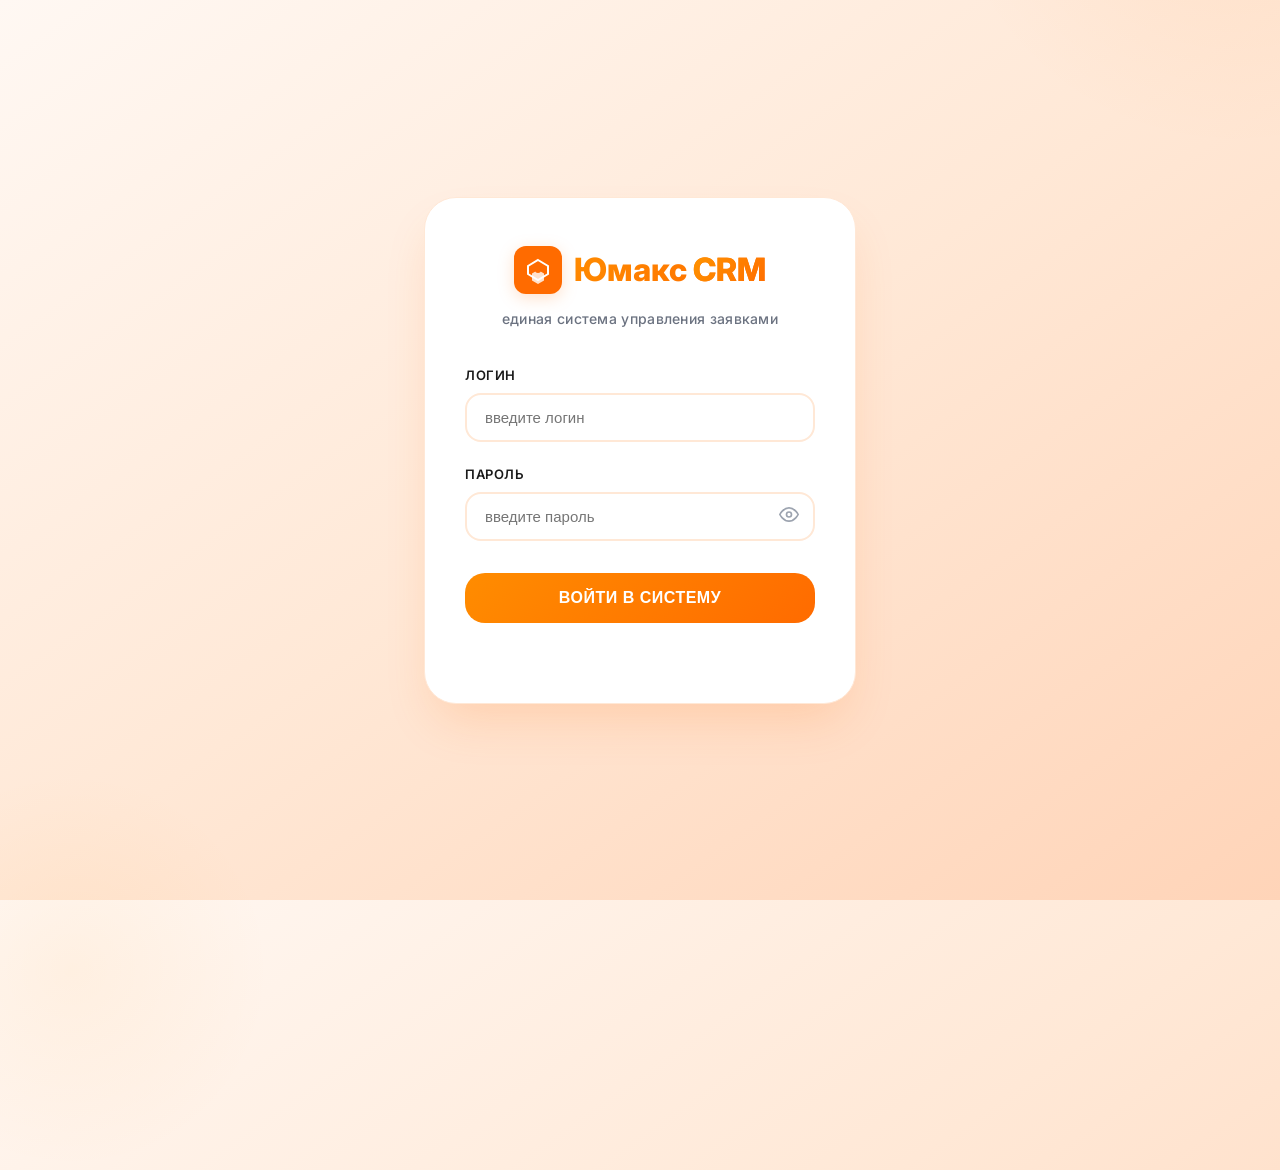
<file: frontend/index.html>
<!DOCTYPE html>
<html lang="ru">
<head>
    <meta charset="UTF-8">
    <meta http-equiv="refresh" content="0;url=login.html">
    <title>Юмакс CRM</title>
</head>
<body>
    <p>Перенаправление на <a href="login.html">страницу входа</a>...</p>
</body>
</html>
</file>
<file: frontend/css/style.css>
:root {
    --color-primary: #FF6B00;
    --color-primary-dark: #E65100;
    --color-primary-light: #FF8C33;
    --color-accent: #FF9500;
    --color-bg: #FAFAFA;
    --color-bg-warm: #FFF8F3;
    --color-surface: #FFFFFF;
    --color-border: #FFE8D6;
    --color-border-light: #FFF0E6;
    --color-text: #1A1A1A;
    --color-text-muted: #6B7280;
    --color-text-light: #9CA3AF;
    --gradient-primary: linear-gradient(135deg, #FF8C00 0%, #FF6B00 100%);
    --gradient-warm: linear-gradient(145deg, #FFF8F3 0%, #FFE8D6 50%, #FFD4B8 100%);
    --shadow-sm: 0 2px 8px rgba(255, 107, 0, 0.06);
    --shadow-md: 0 8px 24px rgba(255, 107, 0, 0.12);
    --shadow-lg: 0 25px 50px -12px rgba(255, 107, 0, 0.18);
    --radius-sm: 12px;
    --radius-md: 16px;
    --radius-lg: 24px;
    --radius-xl: 32px;
}

* {
    margin: 0;
    padding: 0;
    box-sizing: border-box;
}

body {
    font-family: 'Inter', -apple-system, BlinkMacSystemFont, 'Segoe UI', sans-serif;
    background: var(--color-bg-warm);
    color: var(--color-text);
}

/* страница авторизации */
.login-body {
    min-height: 100vh;
    display: flex;
    align-items: center;
    justify-content: center;
    background: var(--gradient-warm);
    position: relative;
    overflow: hidden;
}

.login-body::before {
    content: '';
    position: absolute;
    top: -50%;
    right: -20%;
    width: 600px;
    height: 600px;
    background: radial-gradient(circle, rgba(255, 107, 0, 0.08) 0%, transparent 70%);
    border-radius: 50%;
}

.login-body::after {
    content: '';
    position: absolute;
    bottom: -30%;
    left: -10%;
    width: 400px;
    height: 400px;
    background: radial-gradient(circle, rgba(255, 140, 0, 0.06) 0%, transparent 70%);
    border-radius: 50%;
}

.login-container {
    width: 100%;
    max-width: 480px;
    padding: 24px;
    position: relative;
    z-index: 1;
}

.login-card {
    background: var(--color-surface);
    border-radius: var(--radius-xl);
    padding: 48px 40px;
    box-shadow: var(--shadow-lg);
    border: 1px solid var(--color-border);
}

.login-header {
    text-align: center;
    margin-bottom: 40px;
}

.logo {
    display: flex;
    align-items: center;
    justify-content: center;
    gap: 12px;
    margin-bottom: 16px;
}

.logo svg {
    filter: drop-shadow(0 4px 8px rgba(255, 107, 0, 0.2));
}

.logo span {
    font-size: 32px;
    font-weight: 800;
    background: var(--gradient-primary);
    -webkit-background-clip: text;
    -webkit-text-fill-color: transparent;
    background-clip: text;
}

.logo .accent {
    background: linear-gradient(135deg, #FF9500 0%, #FF6B00 100%);
    -webkit-background-clip: text;
    -webkit-text-fill-color: transparent;
}

.subtitle {
    color: var(--color-text-muted);
    font-size: 14px;
    font-weight: 500;
    letter-spacing: 0.3px;
}

.login-form {
    display: flex;
    flex-direction: column;
    gap: 24px;
}

.input-group {
    display: flex;
    flex-direction: column;
    gap: 10px;
}

.input-group label {
    font-size: 13px;
    font-weight: 600;
    color: var(--color-text);
    text-transform: uppercase;
    letter-spacing: 0.5px;
}

.input-group input {
    padding: 14px 18px;
    border: 2px solid var(--color-border);
    border-radius: var(--radius-md);
    font-size: 15px;
    font-weight: 500;
    transition: all 0.2s;
    background: var(--color-surface);
}

.input-group input:focus {
    outline: none;
    border-color: var(--color-primary);
    box-shadow: 0 0 0 4px rgba(255, 107, 0, 0.1);
}

.password-wrapper {
    position: relative;
}

.password-wrapper input {
    width: 100%;
    padding-right: 52px;
}

.toggle-password {
    position: absolute;
    right: 16px;
    top: 50%;
    transform: translateY(-50%);
    background: none;
    border: none;
    cursor: pointer;
    color: var(--color-text-light);
    transition: color 0.2s;
}

.toggle-password:hover {
    color: var(--color-primary);
}

.btn-login {
    background: var(--gradient-primary);
    color: white;
    border: none;
    padding: 16px;
    border-radius: 20px;
    font-size: 16px;
    font-weight: 700;
    cursor: pointer;
    transition: all 0.2s;
    margin-top: 8px;
    text-transform: uppercase;
    letter-spacing: 0.5px;
}

.btn-login:hover {
    transform: translateY(-2px);
    box-shadow: 0 10px 25px -5px rgba(255, 107, 0, 0.4);
}

.error-message {
    color: #DC2626;
    font-size: 13px;
    font-weight: 500;
    text-align: center;
    margin-top: 8px;
}

/* шапка приложения */
.app-header {
    background: var(--color-surface);
    padding: 16px 32px;
    display: flex;
    align-items: center;
    justify-content: space-between;
    border-bottom: 1px solid var(--color-border-light);
    position: sticky;
    top: 0;
    z-index: 100;
    box-shadow: var(--shadow-sm);
}

.app-logo {
    display: flex;
    align-items: center;
    gap: 12px;
}

.app-logo svg {
    width: 40px;
    height: 40px;
}

.app-logo h1 {
    font-size: 22px;
    font-weight: 800;
    background: var(--gradient-primary);
    -webkit-background-clip: text;
    -webkit-text-fill-color: transparent;
}

.app-logo span {
    font-size: 14px;
    color: var(--color-text-muted);
    font-weight: 500;
}

.user-info {
    display: flex;
    align-items: center;
    gap: 16px;
    background: var(--color-bg-warm);
    padding: 8px 20px;
    border-radius: 40px;
    border: 1px solid var(--color-border-light);
}

.user-name {
    font-weight: 700;
    font-size: 14px;
    color: var(--color-text);
}

.user-role {
    font-size: 11px;
    font-weight: 600;
    background: rgba(255, 107, 0, 0.12);
    padding: 4px 12px;
    border-radius: 20px;
    color: var(--color-primary-dark);
    text-transform: uppercase;
    letter-spacing: 0.5px;
}

.logout-btn {
    background: none;
    border: none;
    cursor: pointer;
    padding: 8px;
    border-radius: var(--radius-sm);
    transition: all 0.2s;
    color: var(--color-text-light);
}

.logout-btn:hover {
    background: var(--color-border-light);
    color: var(--color-primary-dark);
}

/* навигация */
.app-nav {
    background: var(--color-surface);
    padding: 0 32px;
    display: flex;
    gap: 8px;
    border-bottom: 1px solid var(--color-border-light);
}

.nav-link {
    padding: 16px 24px;
    text-decoration: none;
    color: var(--color-text-muted);
    font-weight: 600;
    font-size: 14px;
    border-bottom: 3px solid transparent;
    transition: all 0.2s;
}

.nav-link:hover {
    color: var(--color-primary);
}

.nav-link.active {
    color: var(--color-primary);
    border-bottom-color: var(--color-primary);
}

/* основной контент */
.main-content {
    padding: 32px;
    max-width: 1600px;
    margin: 0 auto;
}

.welcome-card {
    background: var(--gradient-primary);
    border-radius: var(--radius-lg);
    padding: 32px 40px;
    margin-bottom: 32px;
    color: white;
    display: flex;
    justify-content: space-between;
    align-items: center;
    box-shadow: var(--shadow-md);
}

.welcome-card h2 {
    font-size: 28px;
    font-weight: 700;
    margin-bottom: 8px;
}

.welcome-card p {
    opacity: 0.92;
    font-size: 15px;
}

.today-date {
    background: rgba(255, 255, 255, 0.2);
    padding: 8px 20px;
    border-radius: 40px;
    font-size: 14px;
    font-weight: 500;
    backdrop-filter: blur(4px);
}

.section-title {
    font-size: 20px;
    font-weight: 700;
    color: var(--color-text);
    margin-bottom: 20px;
    display: flex;
    align-items: center;
    gap: 12px;
}

.section-title::before {
    content: '';
    width: 4px;
    height: 20px;
    background: var(--gradient-primary);
    border-radius: 4px;
}

/* фильтры */
.filters-bar {
    background: var(--color-surface);
    border-radius: var(--radius-lg);
    padding: 20px 24px;
    margin-bottom: 24px;
    display: flex;
    flex-wrap: wrap;
    gap: 16px;
    align-items: flex-end;
    border: 1px solid var(--color-border-light);
    box-shadow: var(--shadow-sm);
}

.filter-group {
    display: flex;
    flex-direction: column;
    gap: 6px;
    min-width: 150px;
}

.filter-group label {
    font-size: 11px;
    font-weight: 700;
    color: var(--color-text-light);
    text-transform: uppercase;
    letter-spacing: 0.5px;
}

.filter-group select,
.filter-group input[type="text"],
.filter-group input[type="date"] {
    padding: 10px 14px;
    border: 1px solid var(--color-border);
    border-radius: var(--radius-sm);
    font-size: 13px;
    font-weight: 500;
    background: var(--color-bg-warm);
    transition: all 0.2s;
}

.filter-group select:focus,
.filter-group input:focus {
    outline: none;
    border-color: var(--color-primary);
    background: var(--color-surface);
}

.btn-filter {
    background: var(--color-primary);
    color: white;
    border: none;
    padding: 10px 24px;
    border-radius: var(--radius-sm);
    cursor: pointer;
    font-weight: 600;
    font-size: 13px;
    transition: all 0.2s;
}

.btn-filter:hover {
    background: var(--color-primary-dark);
}

.btn-reset {
    background: var(--color-bg-warm);
    color: var(--color-text-muted);
    border: 1px solid var(--color-border);
    padding: 10px 24px;
    border-radius: var(--radius-sm);
    cursor: pointer;
    font-weight: 600;
    font-size: 13px;
    transition: all 0.2s;
}

.btn-reset:hover {
    background: var(--color-border-light);
}

.btn-create {
    background: var(--gradient-primary);
    color: white;
    border: none;
    padding: 10px 24px;
    border-radius: var(--radius-sm);
    cursor: pointer;
    font-weight: 600;
    margin-left: auto;
    transition: all 0.2s;
}

.btn-create:hover {
    transform: translateY(-1px);
    box-shadow: 0 4px 12px rgba(255, 107, 0, 0.3);
}

/* таблица заявок */
.requests-table-container {
    background: var(--color-surface);
    border-radius: var(--radius-lg);
    overflow-x: auto;
    border: 1px solid var(--color-border-light);
    box-shadow: var(--shadow-sm);
}

.requests-table {
    width: 100%;
    border-collapse: collapse;
}

.requests-table th {
    text-align: left;
    padding: 16px 20px;
    background: var(--color-bg-warm);
    font-weight: 700;
    font-size: 12px;
    color: var(--color-text-light);
    text-transform: uppercase;
    letter-spacing: 0.5px;
    border-bottom: 1px solid var(--color-border-light);
}

.requests-table td {
    padding: 16px 20px;
    border-bottom: 1px solid var(--color-border-light);
    font-size: 13px;
    font-weight: 500;
}

.requests-table tr:hover {
    filter: brightness(0.98);
}

.status-badge {
    display: inline-block;
    padding: 5px 14px;
    border-radius: 40px;
    font-size: 11px;
    font-weight: 700;
    text-transform: uppercase;
    letter-spacing: 0.3px;
}

.action-buttons {
    display: flex;
    gap: 8px;
}

.action-btn {
    background: none;
    border: none;
    cursor: pointer;
    padding: 6px;
    border-radius: 10px;
    transition: all 0.2s;
    color: var(--color-text-light);
}

.action-btn:hover {
    background: var(--color-bg-warm);
    color: var(--color-primary);
}

.action-btn.delete:hover {
    color: #DC2626;
}

/* модальные окна */
.modal {
    display: none;
    position: fixed;
    top: 0;
    left: 0;
    width: 100%;
    height: 100%;
    background: rgba(0, 0, 0, 0.45);
    backdrop-filter: blur(4px);
    align-items: center;
    justify-content: center;
    z-index: 1000;
}

.modal.active {
    display: flex;
}

.modal-content {
    background: var(--color-surface);
    border-radius: var(--radius-xl);
    width: 90%;
    max-width: 620px;
    max-height: 85vh;
    overflow-y: auto;
    box-shadow: var(--shadow-lg);
    border: 1px solid var(--color-border);
}

.modal-header {
    padding: 24px 28px;
    border-bottom: 1px solid var(--color-border-light);
    display: flex;
    justify-content: space-between;
    align-items: center;
}

.modal-header h3 {
    font-size: 20px;
    font-weight: 700;
    background: var(--gradient-primary);
    -webkit-background-clip: text;
    -webkit-text-fill-color: transparent;
}

.close-modal {
    background: none;
    border: none;
    font-size: 28px;
    cursor: pointer;
    color: var(--color-text-light);
    transition: color 0.2s;
}

.close-modal:hover {
    color: var(--color-text);
}

.modal-body {
    padding: 28px;
}

.modal-footer {
    padding: 20px 28px;
    border-top: 1px solid var(--color-border-light);
    display: flex;
    justify-content: flex-end;
    gap: 12px;
}

.form-group {
    margin-bottom: 20px;
}

.form-group label {
    display: block;
    margin-bottom: 8px;
    font-weight: 600;
    font-size: 13px;
    color: var(--color-text);
}

.form-group input,
.form-group select,
.form-group textarea {
    width: 100%;
    padding: 12px 16px;
    border: 1px solid var(--color-border);
    border-radius: var(--radius-md);
    font-size: 14px;
    font-weight: 500;
    background: var(--color-bg-warm);
    transition: all 0.2s;
}

.form-group input:focus,
.form-group select:focus,
.form-group textarea:focus {
    outline: none;
    border-color: var(--color-primary);
    background: var(--color-surface);
    box-shadow: 0 0 0 3px rgba(255, 107, 0, 0.1);
}

.form-row {
    display: grid;
    grid-template-columns: 1fr 1fr;
    gap: 16px;
}

.btn-save {
    background: var(--gradient-primary);
    color: white;
    border: none;
    padding: 12px 28px;
    border-radius: 40px;
    font-weight: 700;
    cursor: pointer;
    transition: all 0.2s;
}

.btn-save:hover {
    transform: translateY(-1px);
    box-shadow: 0 4px 12px rgba(255, 107, 0, 0.3);
}

.btn-cancel {
    background: var(--color-bg-warm);
    border: 1px solid var(--color-border);
    padding: 12px 28px;
    border-radius: 40px;
    font-weight: 600;
    cursor: pointer;
    color: var(--color-text-muted);
}

.btn-delete {
    background: linear-gradient(135deg, #EF4444, #DC2626);
    color: white;
    border: none;
    padding: 10px 20px;
    border-radius: 40px;
    font-weight: 600;
    cursor: pointer;
}

/* курсы */
.courses-grid {
    display: grid;
    grid-template-columns: repeat(auto-fill, minmax(340px, 1fr));
    gap: 24px;
}

.course-card {
    background: var(--color-surface);
    border-radius: var(--radius-lg);
    padding: 24px;
    border: 1px solid var(--color-border-light);
    transition: all 0.2s;
    box-shadow: var(--shadow-sm);
}

.course-card:hover {
    transform: translateY(-3px);
    box-shadow: var(--shadow-md);
    border-color: var(--color-border);
}

.course-card h3 {
    font-size: 18px;
    font-weight: 800;
    margin-bottom: 12px;
    color: var(--color-text);
}

.course-info {
    display: flex;
    flex-wrap: wrap;
    gap: 10px;
    margin-bottom: 20px;
}

.course-badge {
    background: var(--color-bg-warm);
    padding: 6px 14px;
    border-radius: 40px;
    font-size: 11px;
    font-weight: 700;
    color: var(--color-text-muted);
    border: 1px solid var(--color-border-light);
}

.course-price {
    font-size: 28px;
    font-weight: 800;
    background: var(--gradient-primary);
    -webkit-background-clip: text;
    -webkit-text-fill-color: transparent;
    margin: 16px 0 8px;
}

.seats-warning {
    color: #DC2626;
    font-size: 12px;
    font-weight: 600;
    margin-top: 8px;
    padding: 6px 12px;
    background: #FEF2F2;
    border-radius: 8px;
    display: inline-block;
}

/* таблица пользователей */
.users-table-container {
    background: var(--color-surface);
    border-radius: var(--radius-lg);
    overflow-x: auto;
    border: 1px solid var(--color-border-light);
    box-shadow: var(--shadow-sm);
}

.users-table {
    width: 100%;
    border-collapse: collapse;
}

.users-table th {
    text-align: left;
    padding: 16px 20px;
    background: var(--color-bg-warm);
    font-weight: 700;
    font-size: 12px;
    color: var(--color-text-light);
    text-transform: uppercase;
}

.users-table td {
    padding: 14px 20px;
    border-bottom: 1px solid var(--color-border-light);
    font-size: 13px;
}

/* комментарии */
.comments-section {
    margin-top: 20px;
    padding-top: 20px;
    border-top: 1px solid var(--color-border-light);
}

.comments-list {
    max-height: 300px;
    overflow-y: auto;
    margin-bottom: 16px;
}

.comment-item {
    background: var(--color-bg-warm);
    border-radius: var(--radius-md);
    padding: 12px 16px;
    margin-bottom: 12px;
    border: 1px solid var(--color-border-light);
}

.comment-author {
    font-weight: 700;
    font-size: 12px;
    color: var(--color-primary);
    margin-bottom: 6px;
}

.comment-text {
    font-size: 13px;
    color: var(--color-text);
    margin-bottom: 6px;
}

.comment-date {
    font-size: 10px;
    color: var(--color-text-light);
}

/* анимации */
@keyframes fadeIn {
    from {
        opacity: 0;
        transform: translateY(10px);
    }
    to {
        opacity: 1;
        transform: translateY(0);
    }
}

.fade-in {
    animation: fadeIn 0.3s ease-out;
}

/* скроллбар */
::-webkit-scrollbar {
    width: 6px;
    height: 6px;
}

::-webkit-scrollbar-track {
    background: var(--color-bg-warm);
    border-radius: 10px;
}

::-webkit-scrollbar-thumb {
    background: var(--color-border);
    border-radius: 10px;
}

::-webkit-scrollbar-thumb:hover {
    background: var(--color-primary-light);
}

.btn-export {
    background: var(--color-surface);
    color: var(--color-primary-dark);
    border: 2px solid var(--color-primary);
    padding: 10px 20px;
    border-radius: var(--radius-sm);
    cursor: pointer;
    font-weight: 600;
    font-size: 13px;
    transition: all 0.2s;
}

.btn-export:hover {
    background: var(--color-bg-warm);
}

.filter-checkbox label {
    display: flex;
    align-items: center;
    gap: 8px;
    font-size: 13px;
    text-transform: none;
    color: var(--color-text);
    cursor: pointer;
}

/* статистика */
.stats-grid {
    display: grid;
    grid-template-columns: repeat(auto-fill, minmax(160px, 1fr));
    gap: 16px;
    margin-bottom: 28px;
}

.stat-card {
    background: var(--color-surface);
    border-radius: var(--radius-lg);
    padding: 20px 24px;
    border: 1px solid var(--color-border-light);
    box-shadow: var(--shadow-sm);
    text-align: center;
    transition: transform 0.2s;
}

.stat-card:hover {
    transform: translateY(-2px);
    box-shadow: var(--shadow-md);
}

.stat-value {
    font-size: 32px;
    font-weight: 800;
    color: var(--color-primary);
    line-height: 1;
    margin-bottom: 6px;
}

.stat-label {
    font-size: 12px;
    font-weight: 600;
    color: var(--color-text-muted);
    text-transform: uppercase;
    letter-spacing: 0.5px;
}

.stat-new .stat-value { color: #1565C0; }
.stat-progress .stat-value { color: #E65100; }
.stat-overdue .stat-value { color: #C62828; }
.stat-enrolled .stat-value { color: #2E7D32; }

/* пустое состояние */
.empty-state {
    text-align: center;
    padding: 48px 24px;
    color: var(--color-text-muted);
}

.empty-state p {
    font-size: 16px;
    margin-bottom: 16px;
}

.empty-text {
    color: var(--color-text-light);
    text-align: center;
    padding: 16px;
}

/* загрузчик */
.global-loader {
    position: fixed;
    inset: 0;
    background: rgba(255, 248, 243, 0.7);
    display: flex;
    align-items: center;
    justify-content: center;
    z-index: 5000;
    backdrop-filter: blur(2px);
}

.loader-spinner {
    width: 48px;
    height: 48px;
    border: 4px solid var(--color-border);
    border-top-color: var(--color-primary);
    border-radius: 50%;
    animation: spin 0.8s linear infinite;
}

@keyframes spin {
    to { transform: rotate(360deg); }
}

/* импорт */
.import-card {
    background: var(--color-surface);
    border-radius: var(--radius-lg);
    padding: 32px;
    border: 1px solid var(--color-border-light);
    box-shadow: var(--shadow-sm);
    max-width: 720px;
}

.import-desc {
    color: var(--color-text-muted);
    margin-bottom: 24px;
    line-height: 1.6;
}

.upload-zone {
    border: 2px dashed var(--color-border);
    border-radius: var(--radius-lg);
    padding: 48px 24px;
    text-align: center;
    background: var(--color-bg-warm);
    transition: all 0.2s;
    margin-bottom: 24px;
}

.upload-zone.drag-over {
    border-color: var(--color-primary);
    background: rgba(255, 107, 0, 0.05);
}

.upload-icon {
    font-size: 48px;
    margin-bottom: 12px;
}

.upload-filename {
    margin-top: 12px;
    font-weight: 600;
    color: var(--color-primary);
}

.link-btn {
    background: none;
    border: none;
    color: var(--color-primary);
    font-weight: 700;
    cursor: pointer;
    text-decoration: underline;
}

.import-actions {
    display: flex;
    gap: 12px;
    flex-wrap: wrap;
}

.import-result {
    margin-top: 24px;
    padding: 16px 20px;
    border-radius: var(--radius-md);
    font-size: 14px;
    line-height: 1.6;
}

.import-result.success {
    background: #E8F5E9;
    border: 1px solid #A5D6A7;
    color: #2E7D32;
}

.import-result details {
    margin-top: 12px;
}

.import-result ul {
    margin-top: 8px;
    padding-left: 20px;
}

.access-denied {
    text-align: center;
    padding: 80px 24px;
}

.access-denied a {
    color: var(--color-primary);
    font-weight: 600;
}

@media (max-width: 768px) {
    .main-content {
        padding: 16px;
    }

    .welcome-card {
        flex-direction: column;
        gap: 16px;
        text-align: center;
    }

    .form-row {
        grid-template-columns: 1fr;
    }

    .filters-bar {
        flex-direction: column;
    }

    .btn-create {
        margin-left: 0;
        width: 100%;
    }
}
</file>
